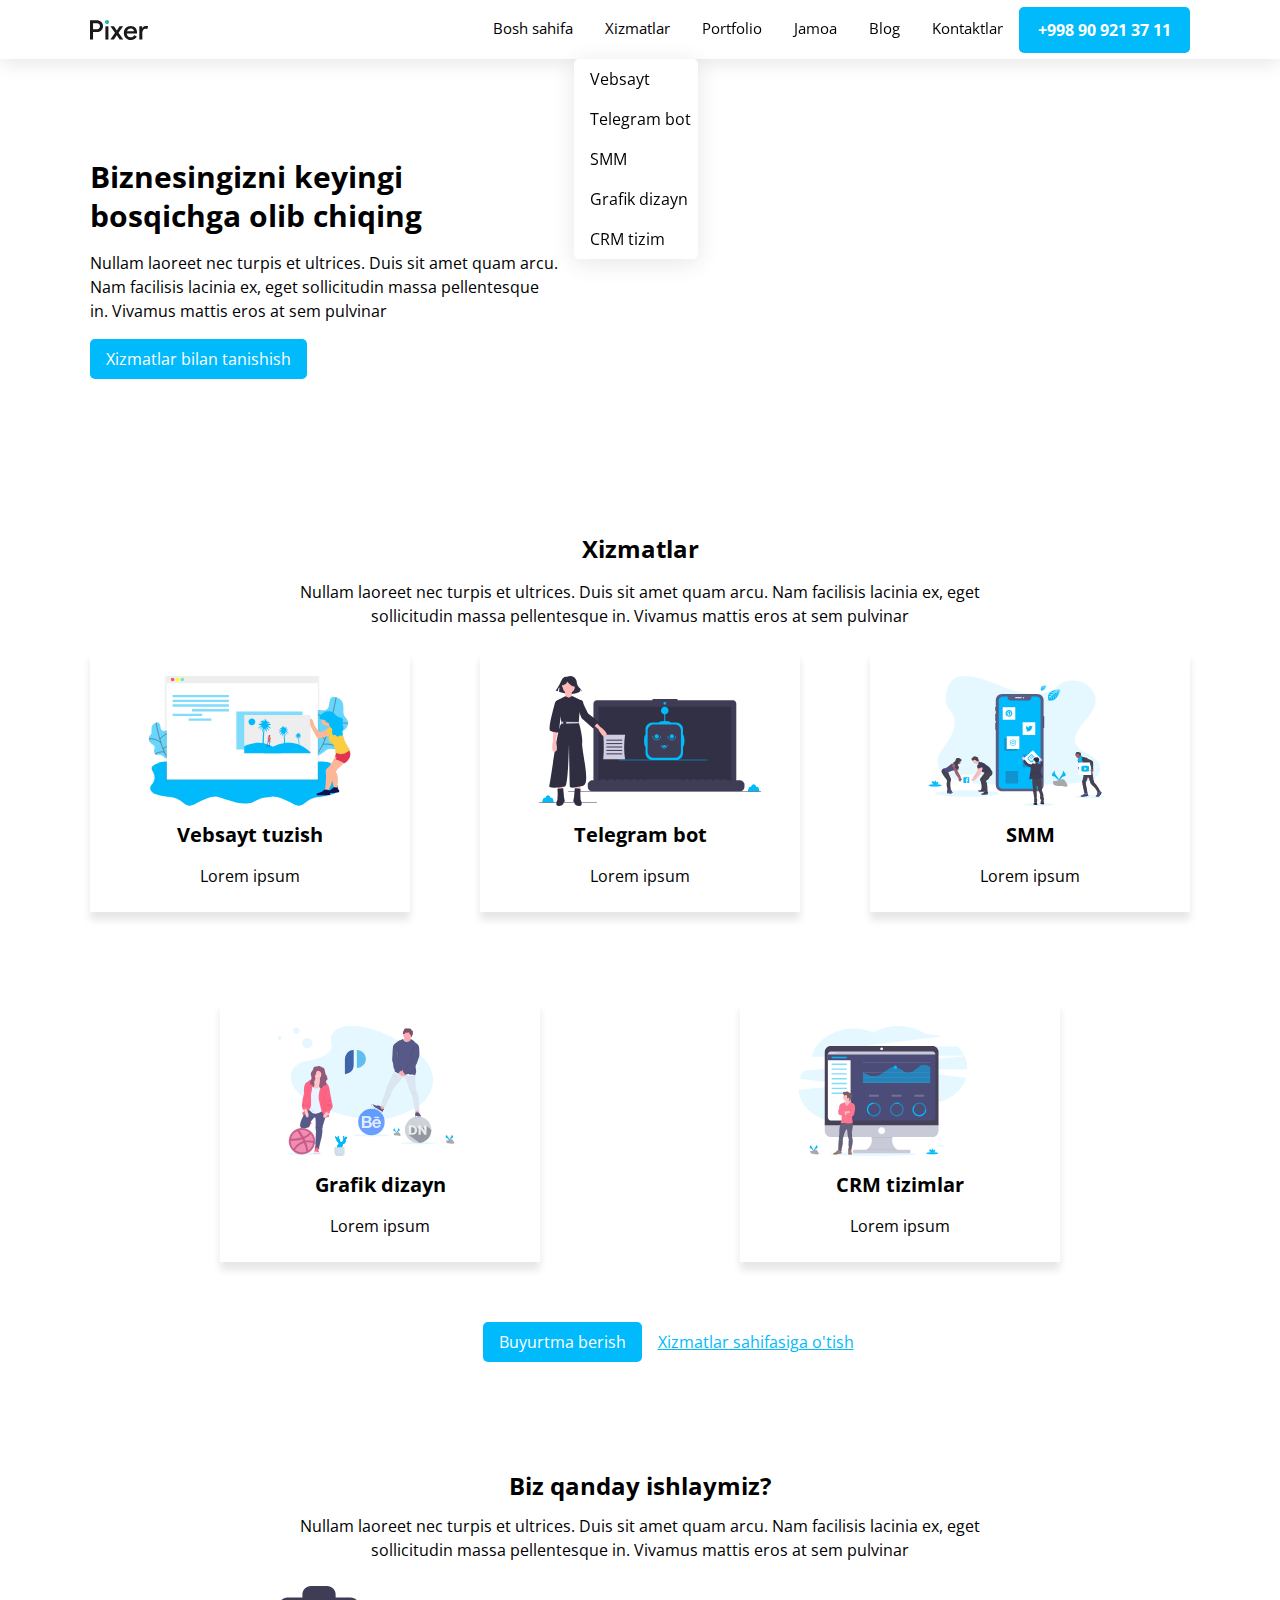
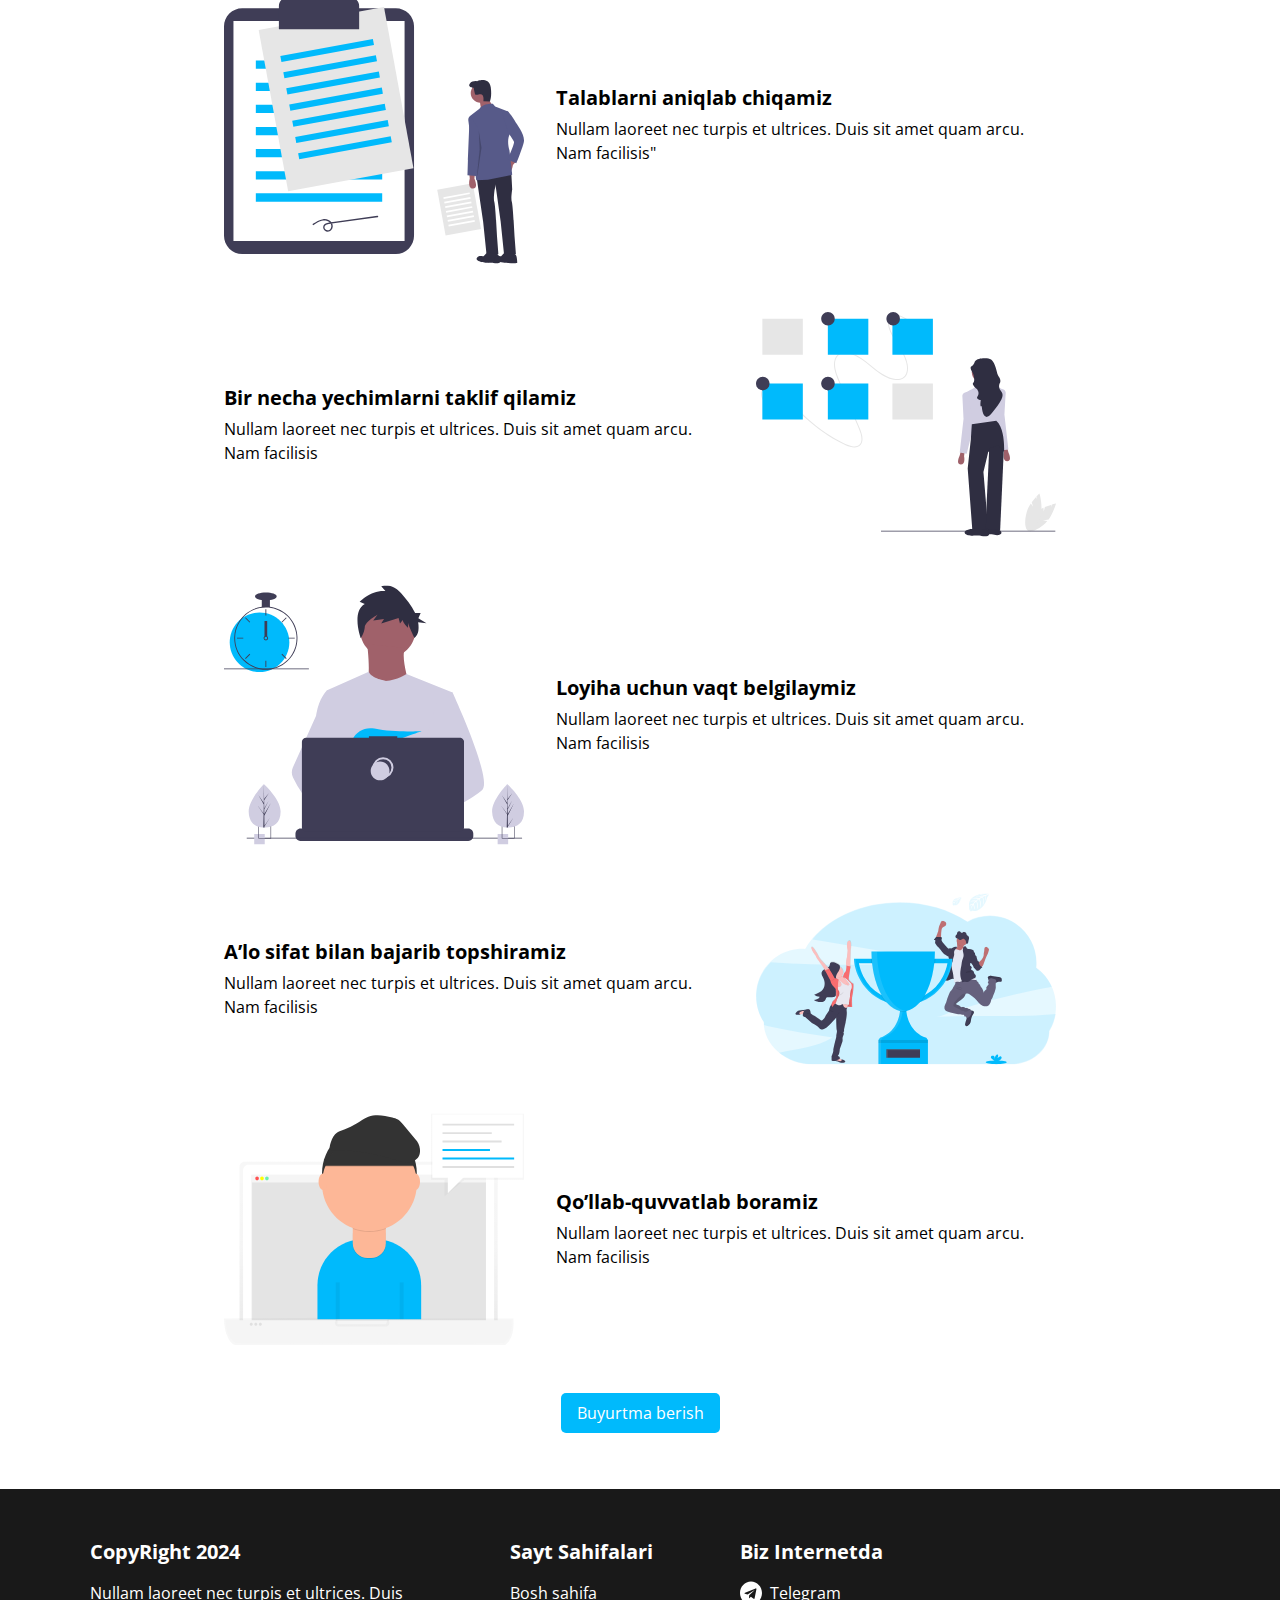
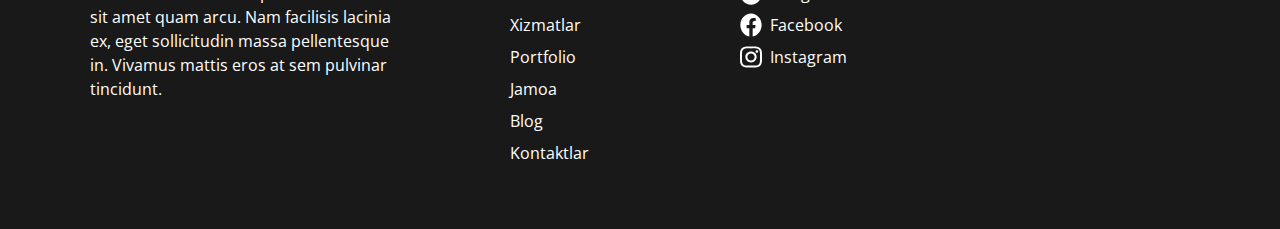
<file: index.html>
<!DOCTYPE html>
<html lang="en">
  <head>
    <meta charset="UTF-8" />
    <meta name="viewport" content="width=device-width, initial-scale=1.0" />
    <title>Pixer project</title>

    <link rel="stylesheet" href="./css/normalize.css" />

    <link rel="stylesheet" href="./css/style.css" />
  </head>
  <body>
    <header class="header">
      <div class="header-container container">
        <a class="site-logo" href="index.html">
          <img
            class="site-logo-img"
            src="./img/pixer-logo.svg"
            alt="Pixer web site logo"
            width="58"
            height="20"
          />
        </a>

        <nav class="sitenav">
          <ul class="sitenav-list">
            <li class="sitenav-item">
              <a class="sitenav-link" href="./index.html">Bosh sahifa</a>
            </li>
            <li class="sitenav-item">
              <a class="sitenav-link hover" href="./pages/services.html"
                >Xizmatlar</a
              >
              <ul class="sitenav-list-inner">
                <li class="sitenav-item-inner">
                  <a class="sitenav-link-inner" href="#">Vebsayt</a>
                </li>

                <li class="sitenav-item-inner">
                  <a class="sitenav-link-inner" href="#">Telegram bot</a>
                </li>

                <li class="sitenav-item-inner">
                  <a class="sitenav-link-inner" href="#">SMM</a>
                </li>

                <li class="sitenav-item-inner">
                  <a class="sitenav-link-inner" href="#">Grafik dizayn</a>
                </li>

                <li class="sitenav-item-inner">
                  <a class="sitenav-link-inner" href="#">CRM tizim</a>
                </li>
              </ul>
            </li>
            <li class="sitenav-item">
              <a class="sitenav-link" href="#">Portfolio</a>
            </li>
            <li class="sitenav-item">
              <a class="sitenav-link" href="#">Jamoa</a>
            </li>
            <li class="sitenav-item">
              <a class="sitenav-link" href="#">Blog</a>
            </li>
            <li class="sitenav-item">
              <a class="sitenav-link" href="#">Kontaktlar</a>
            </li>
          </ul>
        </nav>

        <a class="btn header-btn" href="tel:+998909213711">+998 90 921 37 11</a>
      </div>
    </header>

    <main class="main">
      <section class="promo">
        <div class="promo-container container">
          <div class="promo-text-wrapper">
            <h1 class="promo-heading">
              Biznesingizni keyingi bosqichga olib chiqing
            </h1>
            <p class="promo-text">
              Nullam laoreet nec turpis et ultrices. Duis sit amet quam arcu.
              Nam facilisis lacinia ex, eget sollicitudin massa pellentesque
              <br />
              in. Vivamus mattis eros at sem pulvinar
            </p>
            <a class="btn promo-btn" href="./pages/services.html"
              >Xizmatlar bilan tanishish</a
            >
          </div>
          <iframe
            class="youtube-ifrem-video"
            width="458"
            height="258"
            src="https://www.youtube.com/embed/6_pru8U2RmM?si=oXWXV7YlN9DUxsh9"
            title="YouTube video player"
            allow="accelerometer; autoplay; clipboard-write; encrypted-media; gyroscope; picture-in-picture; web-share"
            allowfullscreen
          ></iframe>
        </div>
      </section>

      <section class="services">
        <div class="services-container container">
          <div class="services-top">
            <div class="services-title-wrapper wrapper">
              <h2 class="services-title">Xizmatlar</h2>
              <p class="services-dectription">
                Nullam laoreet nec turpis et ultrices. Duis sit amet quam arcu.
                Nam facilisis lacinia ex, eget sollicitudin massa pellentesque
                in. Vivamus mattis eros at sem pulvinar
              </p>
            </div>
          </div>
          <div class="servisec-body">
            <div class="service-card">
              <img
                class="service-card-img"
                src="./img/website-illustration.svg"
                alt="Veb sayt tuzish ko'nikmalari"
              />
              <h3 class="service-name">Vebsayt tuzish</h3>
              <p class="service-short-info">Lorem ipsum</p>
            </div>
            <div class="service-card">
              <img
                class="service-card-img"
                src="./img/bot-illustration.svg"
                alt="Veb sayt tuzish ko'nikmalari"
              />
              <h3 class="service-name">Telegram bot</h3>
              <p class="service-short-info">Lorem ipsum</p>
            </div>
            <div class="service-card">
              <img
                class="service-card-img"
                src="./img/smm-illustration.svg"
                alt="Veb sayt tuzish ko'nikmalari"
              />
              <h3 class="service-name">SMM</h3>
              <p class="service-short-info">Lorem ipsum</p>
            </div>
            <div class="service-card">
              <img
                class="service-card-img"
                src="./img/design-illustration.svg"
                alt="Veb sayt tuzish ko'nikmalari"
                width="178"
                height="130"
              />
              <h3 class="service-name">Grafik dizayn</h3>
              <p class="service-short-info">Lorem ipsum</p>
            </div>
            <div class="service-card">
              <img
                class="service-card-img"
                src="./img/crm-illustration.svg"
                alt="Veb sayt tuzish ko'nikmalari"
                width="169"
                height="130"
              />
              <h3 class="service-name">CRM tizimlar</h3>
              <p class="service-short-info">Lorem ipsum</p>
            </div>
          </div>
          <div class="services-footer">
            <a class="btn services-footer-btn" href="#">Buyurtma berish</a>
            <a class="services-footer-link" href="./pages/services.html"
              >Xizmatlar sahifasiga o'tish</a
            >
          </div>
        </div>
      </section>

      <section class="howwework">
        <div class="howwework-container container">
          <div class="howwework-top services-top">
            <div class="howwework-title-wrapper wrapper">
              <h2 class="howwework-title">Biz qanday ishlaymiz?</h2>
              <p class="howwewor-dectription">
                Nullam laoreet nec turpis et ultrices. Duis sit amet quam arcu.
                Nam facilisis lacinia ex, eget sollicitudin massa pellentesque
                in. Vivamus mattis eros at sem pulvinar
              </p>
            </div>
          </div>
          <div class="howwework-body">
            <div class="step">
              <img
                class="step-img"
                src="./img/requarement-illustration.svg"
                alt="Talablarni aniqlab chiqamiz nomli surat"
              />
              <div class="step-info">
                <h3 class="step-name">Talablarni aniqlab chiqamiz</h3>
                <p class="step-dectription">
                  Nullam laoreet nec turpis et ultrices. Duis sit amet quam
                  arcu. <br />
                  Nam facilisis"
                </p>
              </div>
            </div>
            <div class="step">
              <div class="step-info">
                <h3 class="step-name">Bir necha yechimlarni taklif qilamiz</h3>
                <p class="step-dectription">
                  Nullam laoreet nec turpis et ultrices. Duis sit amet quam
                  arcu. Nam facilisis
                </p>
              </div>
              <img
                class="step-img"
                src="./img/offer-illlustration.svg"
                alt="Talablarni aniqlab chiqamiz nomli surat"
              />
            </div>
            <div class="step">
              <img
                class="step-img"
                src="./img/time-illustration.svg"
                alt="Talablarni aniqlab chiqamiz nomli surat"
              />
              <div class="step-info">
                <h3 class="step-name">Loyiha uchun vaqt belgilaymiz</h3>
                <p class="step-dectription">
                  Nullam laoreet nec turpis et ultrices. Duis sit amet quam
                  arcu. Nam facilisis
                </p>
              </div>
            </div>
            <div class="step">
              <div class="step-info">
                <h3 class="step-name">A’lo sifat bilan bajarib topshiramiz</h3>
                <p class="step-dectription">
                  Nullam laoreet nec turpis et ultrices. Duis sit amet quam
                  arcu. Nam facilisis
                </p>
              </div>
              <img
                class="step-img"
                src="./img/win-illustration.svg"
                alt="Talablarni aniqlab chiqamiz nomli surat"
              />
            </div>
            <div class="step">
              <img
                class="step-img"
                src="./img/help-illustration.svg"
                alt="Talablarni aniqlab chiqamiz nomli surat"
                width="300"
                height="232"
              />
              <div class="step-info">
                <h3 class="step-name">Qo’llab-quvvatlab boramiz</h3>
                <p class="step-dectription">
                  Nullam laoreet nec turpis et ultrices. Duis sit amet quam
                  arcu. Nam facilisis
                </p>
              </div>
            </div>
          </div>
          <a class="btn" href="#">Buyurtma berish</a>
        </div>
      </section>
    </main>

    <footer class="footer">
      <div class="footer-container container">
        <div class="footer-info">
          <h5 class="footer-title add-style-nav-title">CopyRight 2024</h5>
          <p class="footer-decription">
            Nullam laoreet nec turpis et ultrices. Duis sit amet quam arcu. Nam
            facilisis lacinia <br />
            ex, eget sollicitudin massa pellentesque in. Vivamus mattis eros at
            sem pulvinar tincidunt.
          </p>
        </div>

        <div class="footer-nav">
          <h5 class="footer-nav-title add-style-nav-title">Sayt Sahifalari</h5>
          <ul class="footer-nav-list">
            <li class="footer-nav-item">
              <a class="footer-nav-link" href="./index.html">Bosh sahifa</a>
            </li>
            <li class="footer-nav-item">
              <a class="footer-nav-link" href="./pages/services.html"
                >Xizmatlar</a
              >
            </li>
            <li class="footer-nav-item">
              <a class="footer-nav-link" href="#">Portfolio</a>
            </li>
            <li class="footer-nav-item">
              <a class="footer-nav-link" href="#">Jamoa</a>
            </li>
            <li class="footer-nav-item">
              <a class="footer-nav-link" href="#">Blog</a>
            </li>
            <li class="footer-nav-item">
              <a class="footer-nav-link" href="#">Kontaktlar</a>
            </li>
          </ul>
        </div>
        <div class="footer-social">
          <h5 class="footer-social-title add-style-nav-title">
            Biz Internetda
          </h5>
          <ul class="footer-social-list">
            <li class="footer-social-item">
              <a href="" class="footer-social-link">
                <img
                  src="./img/telegram.svg"
                  alt=""
                  class="footer-social-img"
                /><span class="footer-social-link-text">Telegram</span></a
              >
            </li>
            <li class="footer-social-item">
              <a href="" class="footer-social-link">
                <img
                  src="./img/facebook.svg"
                  alt=""
                  class="footer-social-img"
                />
                <span class="footer-social-link-text">Facebook</span></a
              >
            </li>
            <li class="footer-social-item">
              <a href="" class="footer-social-link">
                <img
                  src="./img/instagram.svg"
                  alt=""
                  class="footer-social-img"
                />
                <span class="footer-social-link-text">Instagram</span></a
              >
            </li>
          </ul>
        </div>
      </div>
    </footer>
  </body>
</html>
</file>
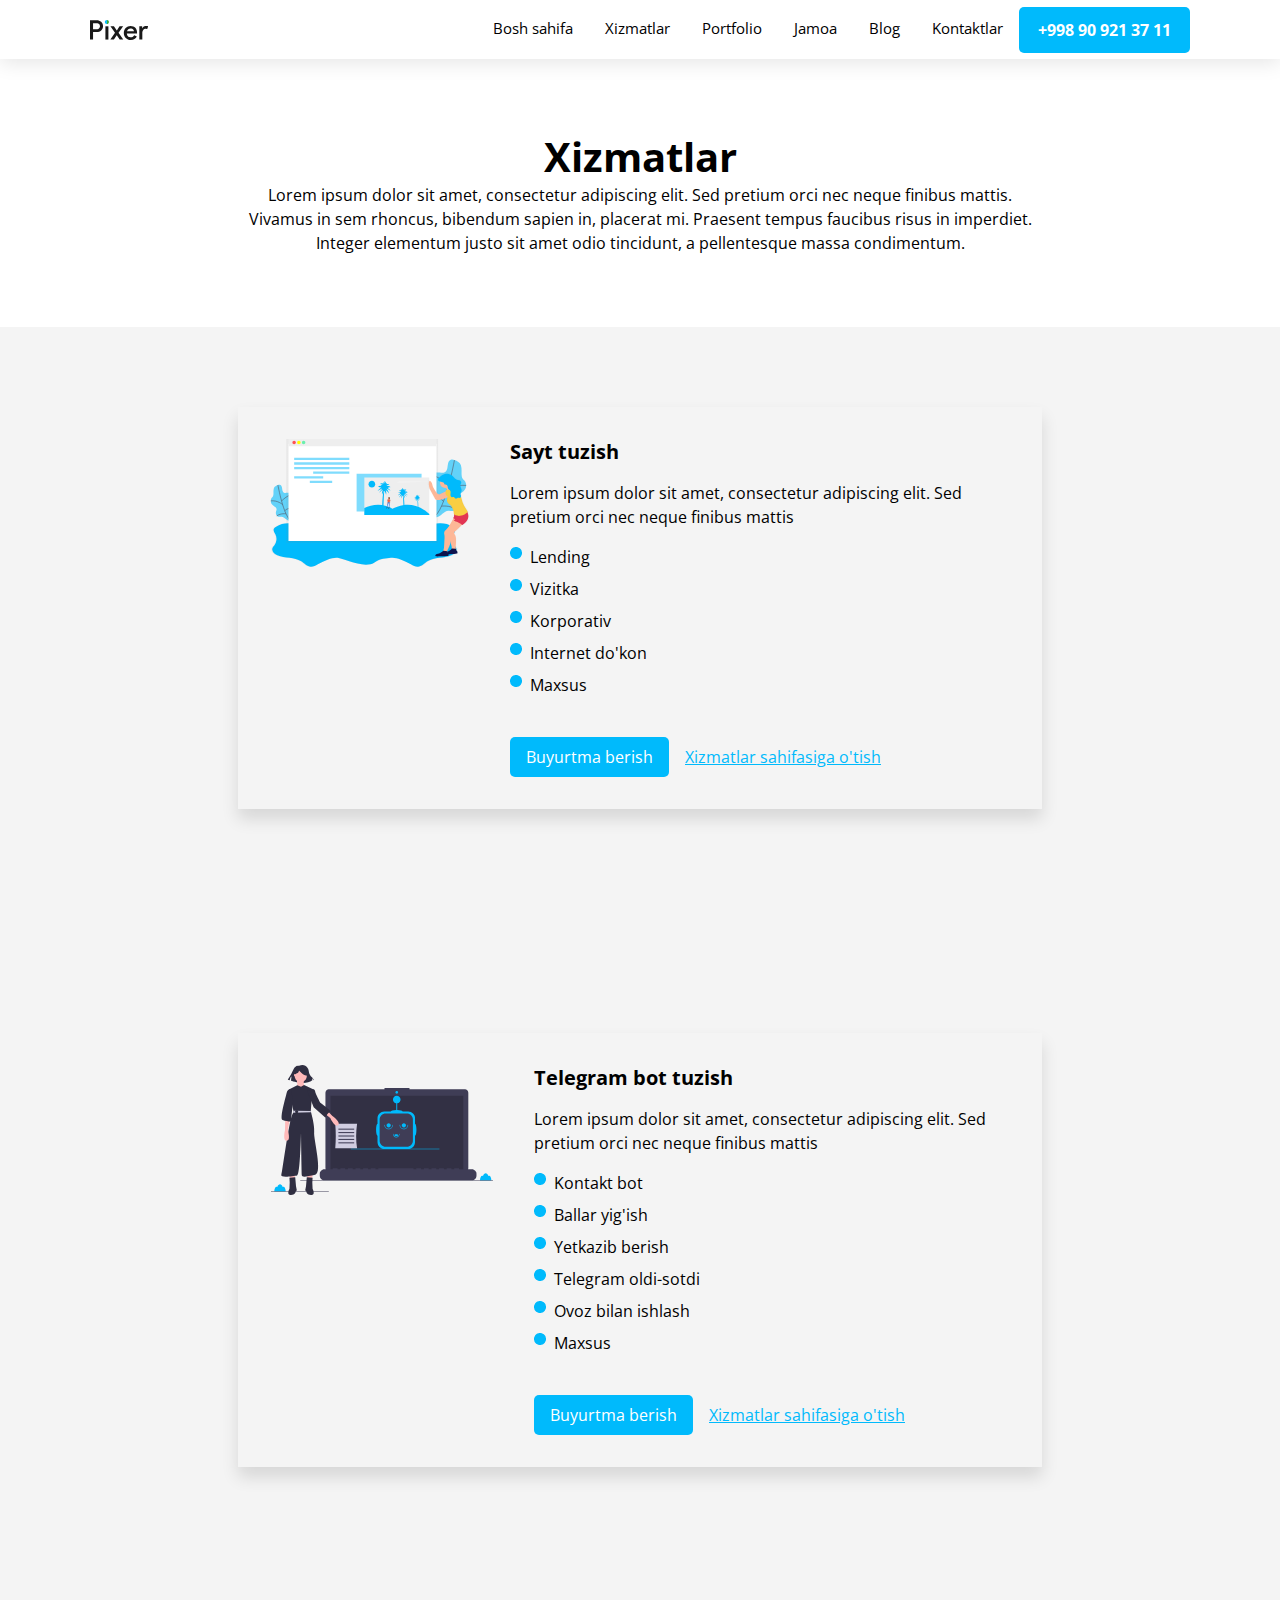
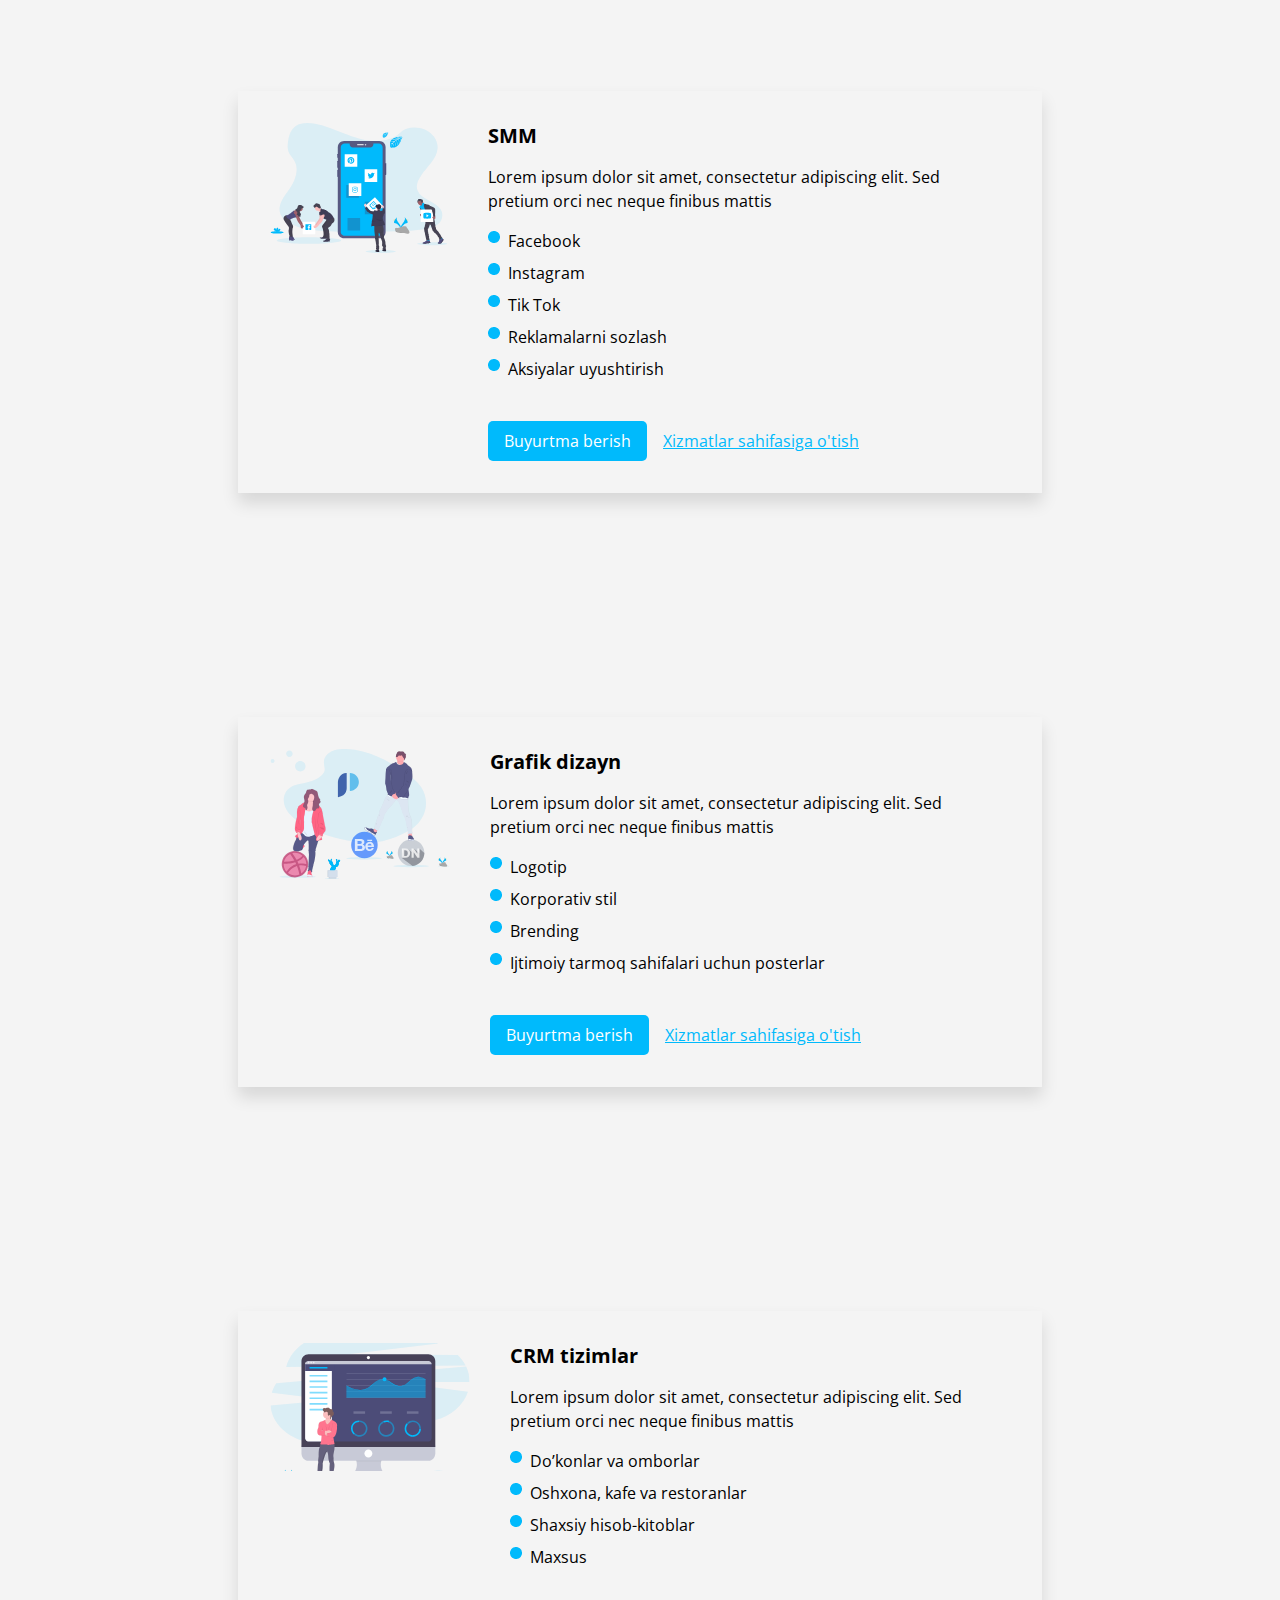
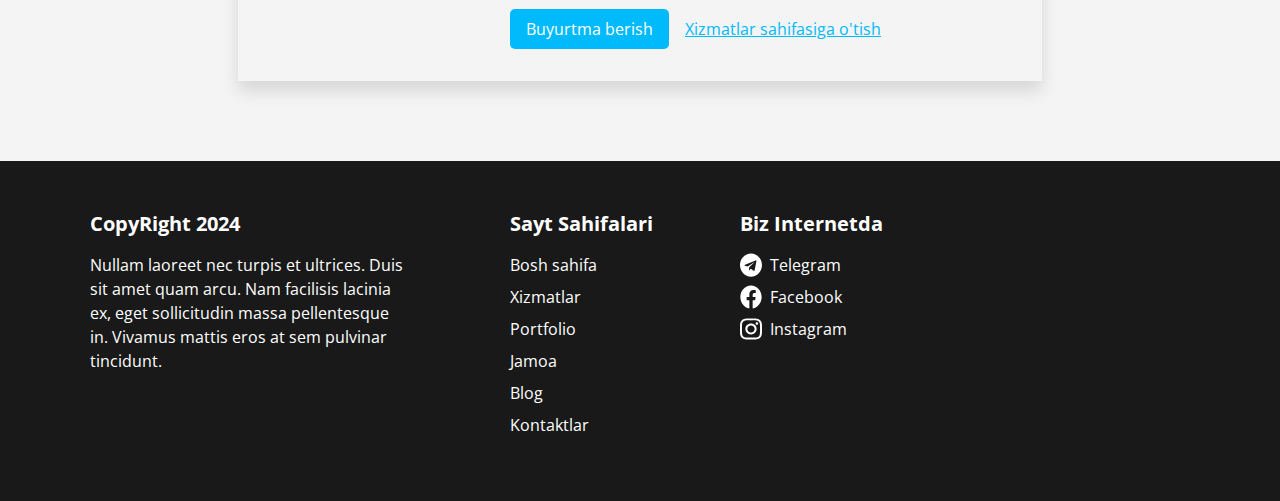
<file: pages/services.html>
<!DOCTYPE html>
<html lang="en">
  <head>
    <meta charset="UTF-8" />
    <meta name="viewport" content="width=device-width, initial-scale=1.0" />
    <title>Pixer | Xizmatlar</title>

    <link rel="stylesheet" href="../css/normalize.css" />

    <link rel="stylesheet" href="../css/style.css" />
  </head>
  <body>
    <header class="header">
      <div class="header-container container">
        <a class="site-logo" href="../index.html">
          <img
            class="site-logo-img"
            src="../img/pixer-logo.svg"
            alt="Pixer web site logo"
            width="58"
            height="20"
          />
        </a>

        <nav class="sitenav">
          <ul class="sitenav-list">
            <li class="sitenav-item">
              <a class="sitenav-link" href="../index.html">Bosh sahifa</a>
            </li>
            <li class="sitenav-item">
              <a class="sitenav-link" href="#">Xizmatlar</a>
            </li>
            <li class="sitenav-item">
              <a class="sitenav-link" href="#">Portfolio</a>
            </li>
            <li class="sitenav-item">
              <a class="sitenav-link" href="#">Jamoa</a>
            </li>
            <li class="sitenav-item">
              <a class="sitenav-link" href="#">Blog</a>
            </li>
            <li class="sitenav-item">
              <a class="sitenav-link" href="#">Kontaktlar</a>
            </li>
          </ul>
        </nav>

        <a class="btn header-btn" href="tel:+998909213711">+998 90 921 37 11</a>
      </div>
    </header>
    <main class="main">
      <section class="page">
        <div class="page-container container">
          <div class="page-title-wrapper">
            <h1 class="page-title">Xizmatlar</h1>
            <div class="page-dectription">
              Lorem ipsum dolor sit amet, consectetur adipiscing elit. Sed
              pretium orci nec neque finibus mattis. Vivamus in sem rhoncus,
              bibendum sapien in, placerat mi. Praesent tempus faucibus risus in
              imperdiet. Integer elementum justo sit amet odio tincidunt, a
              pellentesque massa condimentum.
            </div>
          </div>
        </div>
      </section>
      <section class="inner">
        <div class="services-inner-container container">
          <div class="services-list">
            <div class="services-full-info">
              <img
                class="services-full-info-img"
                src="../img/website-illustration.svg"
                alt="Web sayit tuzish bo'yicha yo'riqnomalar"
                width="200"
                height="128"
              />
              <div class="services-full-info-list">
                <h4 class="service-name">Sayt tuzish</h4>
                <p class="services-info">
                  Lorem ipsum dolor sit amet, consectetur adipiscing elit. Sed
                  pretium orci nec neque finibus mattis
                </p>
                <div class="services-types">
                  <div class="services-types-part">
                    <img
                      class="services-types-img"
                      src="../img/dot.png"
                      alt="a big blue dot"
                      width="12"
                      height="12"
                    />
                    <p class="services-types-text">Lending</p>
                  </div>
                  <div class="services-types-part">
                    <img
                      class="services-types-img"
                      src="../img/dot.png"
                      alt="a big blue dot"
                      width="12"
                      height="12"
                    />
                    <p class="services-types-text">Vizitka</p>
                  </div>
                  <div class="services-types-part">
                    <img
                      class="services-types-img"
                      src="../img/dot.png"
                      alt="a big blue dot"
                      width="12"
                      height="12"
                    />
                    <p class="services-types-text">Korporativ</p>
                  </div>
                  <div class="services-types-part">
                    <img
                      class="services-types-img"
                      src="../img/dot.png"
                      alt="a big blue dot"
                      width="12"
                      height="12"
                    />
                    <p class="services-types-text">Internet do'kon</p>
                  </div>
                  <div class="services-types-part">
                    <img
                      class="services-types-img"
                      src="../img/dot.png"
                      alt="a big blue dot"
                      width="12"
                      height="12"
                    />
                    <p class="services-types-text">Maxsus</p>
                  </div>
                </div>
                <div class="services-footer services-types-btn">
                  <a class="btn services-footer-btn" href="#"
                    >Buyurtma berish</a
                  >
                  <a class="services-footer-link" href="./pages/services.html"
                    >Xizmatlar sahifasiga o'tish</a
                  >
                </div>
              </div>
            </div>
          </div>
          <div class="services-list">
            <div class="services-full-info">
              <img
                class="services-full-info-img"
                src="../img/bot-illustration.svg"
                alt="Web sayit tuzish bo'yicha yo'riqnomalar"
              />
              <div class="services-full-info-list">
                <h4 class="service-name">Telegram bot tuzish</h4>
                <p class="services-info">
                  Lorem ipsum dolor sit amet, consectetur adipiscing elit. Sed
                  pretium orci nec neque finibus mattis
                </p>
                <div class="services-types">
                  <div class="services-types-part">
                    <img
                      class="services-types-img"
                      src="../img/dot.png"
                      alt="a big blue dot"
                      width="12"
                      height="12"
                    />
                    <p class="services-types-text">Kontakt bot</p>
                  </div>
                  <div class="services-types-part">
                    <img
                      class="services-types-img"
                      src="../img/dot.png"
                      alt="a big blue dot"
                      width="12"
                      height="12"
                    />
                    <p class="services-types-text">Ballar yig'ish</p>
                  </div>
                  <div class="services-types-part">
                    <img
                      class="services-types-img"
                      src="../img/dot.png"
                      alt="a big blue dot"
                      width="12"
                      height="12"
                    />
                    <p class="services-types-text">Yetkazib berish</p>
                  </div>
                  <div class="services-types-part">
                    <img
                      class="services-types-img"
                      src="../img/dot.png"
                      alt="a big blue dot"
                      width="12"
                      height="12"
                    />
                    <p class="services-types-text">Telegram oldi-sotdi</p>
                  </div>
                  <div class="services-types-part">
                    <img
                      class="services-types-img"
                      src="../img/dot.png"
                      alt="a big blue dot"
                      width="12"
                      height="12"
                    />
                    <p class="services-types-text">Ovoz bilan ishlash</p>
                  </div>
                  <div class="services-types-part">
                    <img
                      class="services-types-img"
                      src="../img/dot.png"
                      alt="a big blue dot"
                      width="12"
                      height="12"
                    />
                    <p class="services-types-text">Maxsus</p>
                  </div>
                </div>
                <div class="services-footer services-types-btn">
                  <a class="btn services-footer-btn" href="#"
                    >Buyurtma berish</a
                  >
                  <a class="services-footer-link" href="./pages/services.html"
                    >Xizmatlar sahifasiga o'tish</a
                  >
                </div>
              </div>
            </div>
          </div>
          <div class="services-list">
            <div class="services-full-info">
              <img
                class="services-full-info-img"
                src="../img/smm-illustration.svg"
                alt="Web sayit tuzish bo'yicha yo'riqnomalar"
              />
              <div class="services-full-info-list">
                <h4 class="service-name">SMM</h4>
                <p class="services-info">
                  Lorem ipsum dolor sit amet, consectetur adipiscing elit. Sed
                  pretium orci nec neque finibus mattis
                </p>
                <div class="services-types">
                  <div class="services-types-part">
                    <img
                      class="services-types-img"
                      src="../img/dot.png"
                      alt="a big blue dot"
                      width="12"
                      height="12"
                    />
                    <p class="services-types-text">Facebook</p>
                  </div>
                  <div class="services-types-part">
                    <img
                      class="services-types-img"
                      src="../img/dot.png"
                      alt="a big blue dot"
                      width="12"
                      height="12"
                    />
                    <p class="services-types-text">Instagram</p>
                  </div>
                  <div class="services-types-part">
                    <img
                      class="services-types-img"
                      src="../img/dot.png"
                      alt="a big blue dot"
                      width="12"
                      height="12"
                    />
                    <p class="services-types-text">Tik Tok</p>
                  </div>
                  <div class="services-types-part">
                    <img
                      class="services-types-img"
                      src="../img/dot.png"
                      alt="a big blue dot"
                      width="12"
                      height="12"
                    />
                    <p class="services-types-text">Reklamalarni sozlash</p>
                  </div>
                  <div class="services-types-part">
                    <img
                      class="services-types-img"
                      src="../img/dot.png"
                      alt="a big blue dot"
                      width="12"
                      height="12"
                    />
                    <p class="services-types-text">Aksiyalar uyushtirish</p>
                  </div>
                </div>
                <div class="services-footer services-types-btn">
                  <a class="btn services-footer-btn" href="#"
                    >Buyurtma berish</a
                  >
                  <a class="services-footer-link" href="./pages/services.html"
                    >Xizmatlar sahifasiga o'tish</a
                  >
                </div>
              </div>
            </div>
          </div>
          <div class="services-list">
            <div class="services-full-info">
              <img
                class="services-full-info-img"
                src="../img/design-illustration.svg"
                alt="Web sayit tuzish bo'yicha yo'riqnomalar"
              />
              <div class="services-full-info-list">
                <h4 class="service-name">Grafik dizayn</h4>
                <p class="services-info">
                  Lorem ipsum dolor sit amet, consectetur adipiscing elit. Sed
                  pretium orci nec neque finibus mattis
                </p>
                <div class="services-types">
                  <div class="services-types-part">
                    <img
                      class="services-types-img"
                      src="../img/dot.png"
                      alt="a big blue dot"
                      width="12"
                      height="12"
                    />
                    <p class="services-types-text">Logotip</p>
                  </div>
                  <div class="services-types-part">
                    <img
                      class="services-types-img"
                      src="../img/dot.png"
                      alt="a big blue dot"
                      width="12"
                      height="12"
                    />
                    <p class="services-types-text">Korporativ stil</p>
                  </div>
                  <div class="services-types-part">
                    <img
                      class="services-types-img"
                      src="../img/dot.png"
                      alt="a big blue dot"
                      width="12"
                      height="12"
                    />
                    <p class="services-types-text">Brending</p>
                  </div>
                  <div class="services-types-part">
                    <img
                      class="services-types-img"
                      src="../img/dot.png"
                      alt="a big blue dot"
                      width="12"
                      height="12"
                    />
                    <p class="services-types-text">
                      Ijtimoiy tarmoq sahifalari uchun posterlar
                    </p>
                  </div>
                </div>
                <div class="services-footer services-types-btn">
                  <a class="btn services-footer-btn" href="#"
                    >Buyurtma berish</a
                  >
                  <a class="services-footer-link" href="./pages/services.html"
                    >Xizmatlar sahifasiga o'tish</a
                  >
                </div>
              </div>
            </div>
          </div>
          <div class="services-list">
            <div class="services-full-info">
              <img
                class="services-full-info-img"
                src="../img/crm-illustration.svg"
                alt="Web sayit tuzish bo'yicha yo'riqnomalar"
                width="200"
                height="128"
              />
              <div class="services-full-info-list">
                <h4 class="service-name">CRM tizimlar</h4>
                <p class="services-info">
                  Lorem ipsum dolor sit amet, consectetur adipiscing elit. Sed
                  pretium orci nec neque finibus mattis
                </p>
                <div class="services-types">
                  <div class="services-types-part">
                    <img
                      class="services-types-img"
                      src="../img/dot.png"
                      alt="a big blue dot"
                      width="12"
                      height="12"
                    />
                    <p class="services-types-text">Do’konlar va omborlar</p>
                  </div>
                  <div class="services-types-part">
                    <img
                      class="services-types-img"
                      src="../img/dot.png"
                      alt="a big blue dot"
                      width="12"
                      height="12"
                    />
                    <p class="services-types-text">
                      Oshxona, kafe va restoranlar
                    </p>
                  </div>
                  <div class="services-types-part">
                    <img
                      class="services-types-img"
                      src="../img/dot.png"
                      alt="a big blue dot"
                      width="12"
                      height="12"
                    />
                    <p class="services-types-text">Shaxsiy hisob-kitoblar</p>
                  </div>
                  <div class="services-types-part">
                    <img
                      class="services-types-img"
                      src="../img/dot.png"
                      alt="a big blue dot"
                      width="12"
                      height="12"
                    />
                    <p class="services-types-text">Maxsus</p>
                  </div>
                </div>
                <div class="services-footer services-types-btn">
                  <a class="btn services-footer-btn" href="#"
                    >Buyurtma berish</a
                  >
                  <a class="services-footer-link" href="./pages/services.html"
                    >Xizmatlar sahifasiga o'tish</a
                  >
                </div>
              </div>
            </div>
          </div>
        </div>
      </section>
    </main>
    <footer class="footer">
      <div class="footer-container container">
        <div class="footer-info">
          <h5 class="footer-title add-style-nav-title">CopyRight 2024</h5>
          <p class="footer-decription">
            Nullam laoreet nec turpis et ultrices. Duis sit amet quam arcu. Nam
            facilisis lacinia <br />
            ex, eget sollicitudin massa pellentesque in. Vivamus mattis eros at
            sem pulvinar tincidunt.
          </p>
        </div>

        <div class="footer-nav">
          <h5 class="footer-nav-title add-style-nav-title">Sayt Sahifalari</h5>
          <ul class="footer-nav-list">
            <li class="footer-nav-item">
              <a class="footer-nav-link" href="../index.html">Bosh sahifa</a>
            </li>
            <li class="footer-nav-item">
              <a class="footer-nav-link" href="./services.html">Xizmatlar</a>
            </li>
            <li class="footer-nav-item">
              <a class="footer-nav-link" href="#">Portfolio</a>
            </li>
            <li class="footer-nav-item">
              <a class="footer-nav-link" href="#">Jamoa</a>
            </li>
            <li class="footer-nav-item">
              <a class="footer-nav-link" href="#">Blog</a>
            </li>
            <li class="footer-nav-item">
              <a class="footer-nav-link" href="#">Kontaktlar</a>
            </li>
          </ul>
        </div>
        <div class="footer-social">
          <h5 class="footer-social-title add-style-nav-title">
            Biz Internetda
          </h5>
          <ul class="footer-social-list">
            <li class="footer-social-item">
              <a href="" class="footer-social-link">
                <img
                  src="../img/telegram.svg"
                  alt=""
                  class="footer-social-img"
                /><span class="footer-social-link-text">Telegram</span></a
              >
            </li>
            <li class="footer-social-item">
              <a href="" class="footer-social-link">
                <img
                  src="../img/facebook.svg"
                  alt=""
                  class="footer-social-img"
                />
                <span class="footer-social-link-text">Facebook</span></a
              >
            </li>
            <li class="footer-social-item">
              <a href="" class="footer-social-link">
                <img
                  src="../img/instagram.svg"
                  alt=""
                  class="footer-social-img"
                />
                <span class="footer-social-link-text">Instagram</span></a
              >
            </li>
          </ul>
        </div>
      </div>
    </footer>
  </body>
</html>
</file>
<file: css/style.css>
/* open-sans-regular - latin */
@font-face {
  font-display: swap; /* Check https://developer.mozilla.org/en-US/docs/Web/CSS/@font-face/font-display for other options. */
  font-family: "Open Sans";
  font-style: normal;
  font-weight: 400;
  src: url("/font/open-sans-v40-latin-regular.woff2") format("woff2"); /* Chrome 36+, Opera 23+, Firefox 39+, Safari 12+, iOS 10+ */
}
/* open-sans-700 - latin */
@font-face {
  font-display: swap; /* Check https://developer.mozilla.org/en-US/docs/Web/CSS/@font-face/font-display for other options. */
  font-family: "Open Sans";
  font-style: normal;
  font-weight: 700;
  src: url("/font/open-sans-v40-latin-700.woff2") format("woff2"); /* Chrome 36+, Opera 23+, Firefox 39+, Safari 12+, iOS 10+ */
}
* {
  margin: 0;
  padding: 0;
  box-sizing: border-box;
}

*:focus {
  outline: 2px dashed #00bafc;
  outline-offset: 2px;
}

html {
  height: 100%;
  scroll-behavior: smooth;
}

ul,
ol {
  list-style: none;
}

a {
  display: inline-block;
  text-decoration: none;
}

img {
  object-fit: cover;
  display: flex;
}

body {
  height: 100%;
  display: flex;
  flex-direction: column;
  font-family: "Open Sans", sans-serif;
  font-weight: 400;
  line-height: 24px;
  color: #000;
}

main {
  flex-grow: 1;
}
h1 {
  margin: 0;
}

.btn {
  padding: 8px 16px;
  border-radius: 5px;
  background-color: #00bafc;
  color: #fff;
  font-size: 16px;
  &:hover {
    background-color: rgba(0, 186, 252, 0.8);
  }
  &:active {
    background-color: rgba(0, 186, 252, 0.6);
  }
}

.container {
  width: 100%;
  max-width: 1200px;
  margin-left: auto;
  margin-right: auto;
  padding-left: 50px;
  padding-right: 50px;
}

.youtube-ifrem-video {
  border-radius: 5px;
  border: 0;
}

.header {
  position: sticky;
  box-shadow: 0px 4px 20px 0px #0000001a;
}
.header-container {
  display: flex;
  align-items: center;
}

.site-logo {
  display: block;
  margin-right: auto;
  &:hover {
    opacity: 0.8;
  }
  &:active {
    opacity: 0.4;
  }
}
.sitenav-list {
  display: flex;
  align-items: center;
}
.sitenav-list-inner {
  box-shadow: 0px 4px 24px 0px #0000001a;
  background-color: #ffffff;
  position: absolute;
  border-radius: 5px;
  width: 124px;
  left: -15px;
}
.sitenav-item {
  position: relative;
  border-radius: 5px;
}
.sitenav-item-inner {
  position: relative;
  color: transparent;
}
.hover {
  color: #00000000;
  &:hover {
    .sitenav-link-inner {
      position: relative;
      top: 168px;
    }
  }
}
.sitenav-link-inner {
  display: inline-block;
  width: 100%;
  padding-top: 8px;
  padding-bottom: 8px;
  padding-left: 16px;
  color: #000000;
  &:hover {
    background-color: #00bafc;
    color: #fff;
  }
}
.sitenav-link {
  font-size: 15px;
  line-height: 24px;
  padding: 16px;
  color: #000;
  border-bottom: 3px solid transparent;

  &:hover {
    border-bottom-color: #191919;
  }

  &:active {
    background-color: rgba(25, 25, 25, 0.7);
    color: #fff;
    border-bottom-color: transparent;
  }
  &:focus {
    outline-offset: 0px;
  }
}

.header-btn {
  font-weight: 700;
  font-size: 16px;
  border: 3px solid transparent;
  transition: all 0.5s ease;
  &:hover {
    border-color: #00bafc;
    background-color: #fff;
    color: #00bafc;
  }
  &:active {
    background-color: rgba(0, 186, 252, 0.6);
    border: 3px solid transparent;
    color: #fff;
  }
}
.footer {
  padding-top: 50px;
  padding-bottom: 56px;
  background-color: #191919;
}

.footer-container {
  display: flex;
  align-items: flex-start;
  color: #fff;
  line-height: 24px;
}

.footer-info {
  margin-right: 100px;
  width: 320px;
}

.add-style-nav-title {
  line-height: 26px;
  margin-bottom: 16px;
  font-weight: 700;
  font-size: 20px;
  color: #fff;
}
.footer-decription {
  font-size: 16px;
  font-weight: 400;
  line-height: 24px;
}
.footer-nav {
  margin-right: 87px;
}
.footer-nav-item {
  margin-bottom: 8px;
}
.footer-nav-link {
  font-size: 16px;
  font-weight: 400;
  line-height: 24px;
  color: #fff;
  transition: all 0.3s ease;

  &:hover {
    color: #00bafc;
  }
  &:active {
    opacity: 0.6;
  }
}
.footer-social-item {
  &:active {
    opacity: 0.6;
  }
}
.footer-social-link {
  display: flex;
  gap: 8px;
  margin-bottom: 8px;
  transition: all 0.3s ease;
}
.footer-social-link-text {
  font-size: 16px;
  font-weight: 400;
  line-height: 24px;
  color: #fff;

  &:hover {
    color: #00bafc;
  }
  &:active {
    opacity: 0.6;
    color: #00bafc;
  }
}

.promo {
  padding: 80px 0;
}
.promo-container {
  display: flex;
  align-items: center;
  justify-content: space-between;
}

.promo-text-wrapper {
  width: 470px;
}
.promo-heading {
  font-size: 30px;
  font-weight: 700;
  line-height: 39px;
  margin-bottom: 16px;
}
.promo-text {
  font-size: 16px;
  font-weight: 400;
  line-height: 24px;
  margin-bottom: 16px;
}

.promo-btn {
  &:active {
    background-color: rgba(0, 186, 252, 0.6);
  }
}

.services {
  padding: 56px 0;
}

.services-top {
  display: flex;
  justify-content: center;
}
.wrapper {
  width: 719px;
  text-align: center;
}

.services-title {
  font-size: 24px;
  font-weight: 700;
  line-height: 31px;
  margin-bottom: 16px;
}
.services-dectription {
  font-size: 16px;
  font-weight: 400;
  line-height: 24px;
  margin-bottom: 16px;
}
.servisec-body {
  display: flex;
  justify-content: space-evenly;
  flex-wrap: wrap;
  gap: 70px;
  padding-top: 8px;
}

.service-card {
  cursor: pointer;
  text-align: center;
  margin-bottom: 20px;
  width: 320px;
  box-shadow: 0px 8px 8px 0px #0000001a;
  padding: 24px 58px;
  transition: all 0.3s ease;
  &:hover {
    cursor: pointer;
    box-shadow: 0px 12px 21px 0px #0000001a;
  }
  &:active {
    box-shadow: 0px 4px 4px 0px #00000033;
  }
}

.service-card-img {
  margin-bottom: 16px;
}
.service-name {
  font-size: 20px;
  font-weight: 700;
  line-height: 26px;
  margin-bottom: 16px;
}
.service-short-info {
  font-size: 16px;
  font-weight: 400;
  line-height: 24px;
}
.services-footer {
  display: flex;
  justify-content: center;
  align-items: center;
  gap: 16px;
  padding: 40px 0 0 56px;
}

.services-footer-link {
  text-decoration: underline;
  font-size: 16px;
  font-weight: 400;
  line-height: 24px;
  color: #00bafc;
}
.howwework {
  padding: 56px 0;
}
.howwework-container {
  display: flex;
  flex-direction: column;
  align-items: center;
}
.howwework-title {
  margin-bottom: 16px;
}
.step {
  width: 832px;
  display: flex;
  align-items: center;
  justify-content: space-between;
  gap: 32px;
  margin: 0 auto;
  margin-top: 24px;
  margin-bottom: 48px;
}

.step-info {
  width: 500px;
}
.step-name {
  font-size: 20px;
  font-weight: 700;
  line-height: 26px;
  margin-bottom: 6px;
}
.step-dectription {
  font-size: 16px;
  font-weight: 400;
  line-height: 24px;
}

.page-title-wrapper {
  width: 800px;
  color: #000;
  text-align: center;
  margin: auto;
  padding: 72px 0;
}
.page-title {
  font-size: 40px;
  font-weight: 700;
  line-height: 52px;
}
.page-dectription {
  font-size: 16px;
  font-weight: 400;
  line-height: 24px;
}

.inner {
  background-color: #f4f4f4;
}
.services-inner-container {
  display: flex;
  flex-direction: column;
  justify-content: center;
  align-items: center;
  gap: 64px;
}

.services-list {
  margin: 80px 0;
  width: 804px;
}
.services-full-info {
  display: flex;
  align-items: start;
  gap: 40px;
  box-shadow: 0px 10px 16px 0px #0000001f;
  padding: 32px;
}
.services-full-info-list {
  width: 500px;
}

.services-types-part {
  display: flex;
  align-items: center;
  gap: 8px;
}
.services-info {
  margin-bottom: 8px;
}
.services-types-text {
  padding-top: 8px;
  font-size: 16px;
  font-weight: 400;
  line-height: 24px;
  color: #000;
}

.services-types-btn {
  display: flex;
  justify-content: left;
  padding-left: 0;
}
</file>
